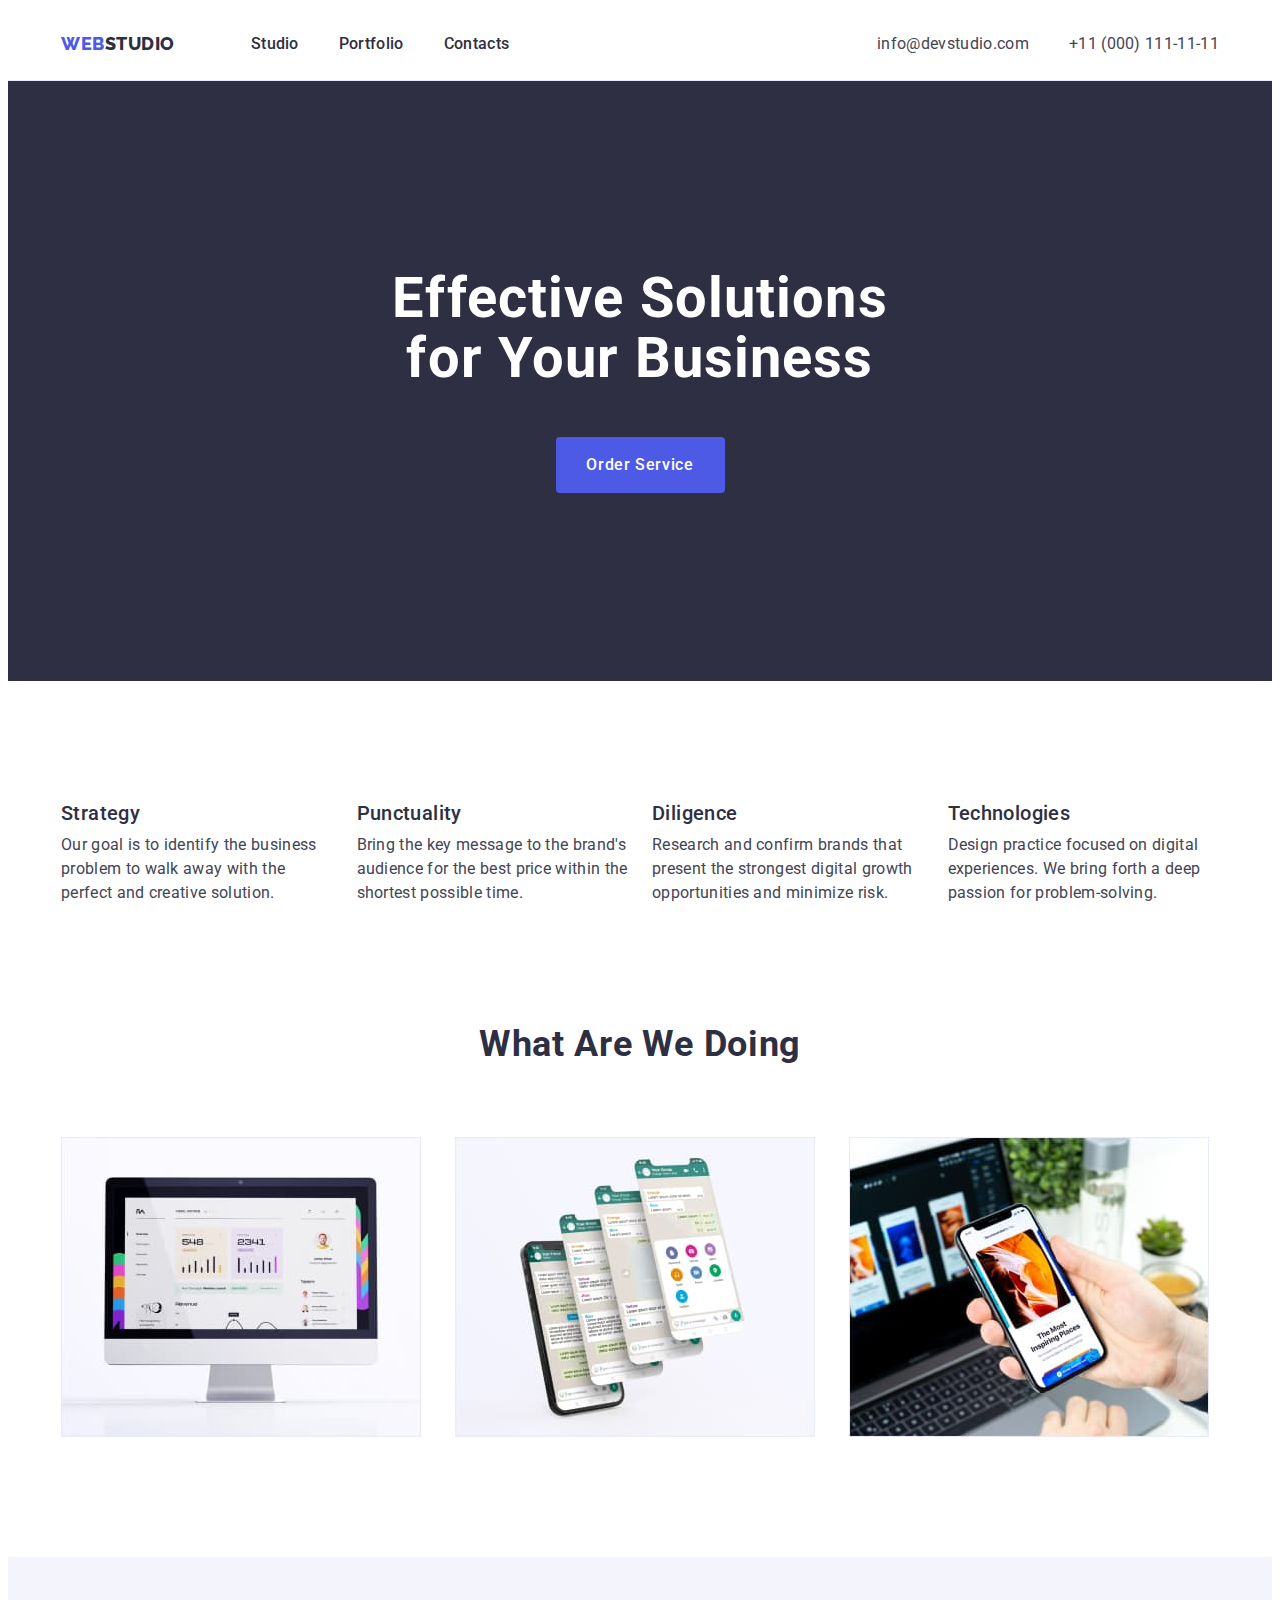
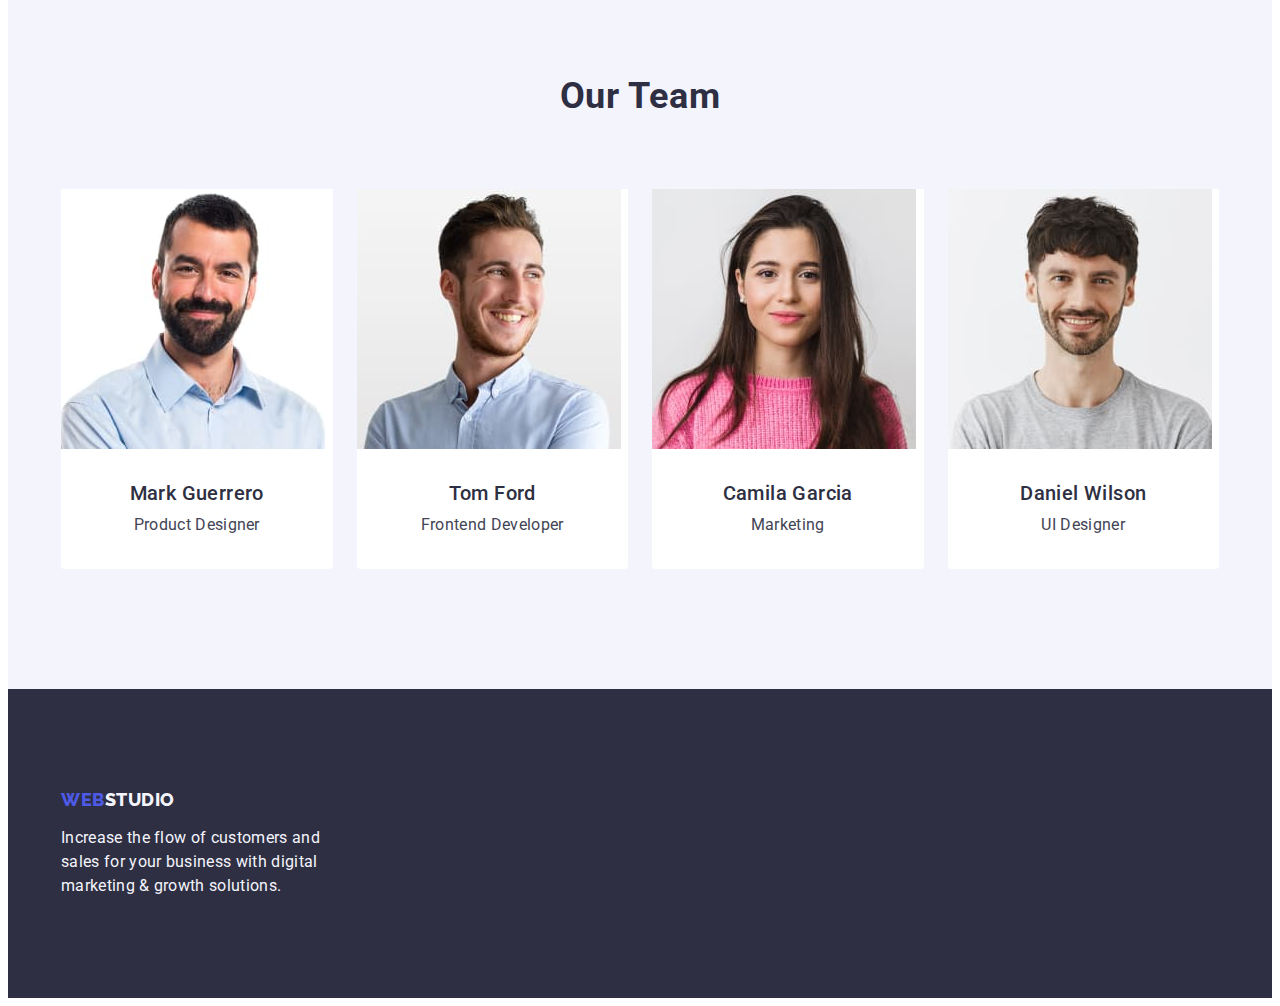
<file: index.html>
<!DOCTYPE html>
<html lang="en">
  <head>
    <meta charset="UTF-8" >
    <meta http-equiv="X-UA-Compatible" content="IE=edge">
    <meta name="viewport" content="width=device-width, initial-scale=1.0">
    <title>WebStudio</title>
    <link rel="preconnect" href="https://fonts.googleapis.com" >
    <link rel="preconnect" href="https://fonts.gstatic.com" crossorigin >
    <link rel="preconnect" href="https://fonts.googleapis.com">
<link rel="preconnect" href="https://fonts.gstatic.com" crossorigin>
<link href="https://fonts.googleapis.com/css2?family=Raleway:wght@800&family=Roboto:wght@400;500;700;900&display=swap" rel="stylesheet">

<link rel="stylesheet" href="https://cdnjs.cloudflare.com/ajax/libs/modern-normalize/2.0.0/modern-normalize.min.css" integrity="sha512-4xo8blKMVCiXpTaLzQSLSw3KFOVPWhm/TRtuPVc4WG6kUgjH6J03IBuG7JZPkcWMxJ5huwaBpOpnwYElP/m6wg==" crossorigin="anonymous" referrerpolicy="no-referrer" />
<link rel="stylesheet" href="./css/styles.css" />
  </head>
  <body>
    <header class="header">
      <div class="container page-header"> 
      <nav class="menu"> 
        <a class="logo link" href="./index.html">Web<span class="span-logo-header">Studio</span></a>
   
        <ul class="list">
          <li><a class="menu-link link" href="./index.html">Studio</a></li>
          <li><a class="menu-link link" href="./portfolio.html">Portfolio</a></li>
          <li><a class="menu-link link" href="">Contacts</a></li>
        </ul>
      
      </nav>
    
     <address class="address-section">
      
        <ul class="list">
        <li> <a class="address-link link" href="mailto:info@devstudio.com">info@devstudio.com</a>
        </li>
        <li> <a class="address-link link" href="tel:+110001111111">+11 (000) 111-11-11</a>
        </li>
      </ul>
    </address>
    </div>
    </header>

    <main>
      <section class="hero-baner section">
        <div class="container hero-baner-wraper"> 
        <h1 class="baner-heading">Effective Solutions
          for Your Business</h1>
        <button class="baner-button">Order Service</button>
        </div>
      </section>

      <section class="section">
     <div class="container"> 
        <h2 class="visually-hidden">Our service</h2>
        <ul class="list service-description-list">
          <li class="service-description-list-item">
            <h3 class="list-header">Strategy</h3>
            <p class="paragraph-text">
              Our goal is to identify the business
problem to walk away with the perfect and creative solution.
            </p>
          </li>
          <li class="service-description-list-item">
            <h3 class="list-header">Punctuality</h3>
            <p class="paragraph-text">
              Bring the key message to the brand's audience for the best price within the shortest possible time.
            </p>
          </li>
          <li class="service-description-list-item">
            <h3 class="list-header">Diligence</h3>
            <p class="paragraph-text">
              Research and confirm brands that present the strongest digital growth opportunities and minimize risk.
            </p>
          </li>
          <li class="service-description-list-item">
            <h3 class="list-header">Technologies</h3>
            <p class="paragraph-text">
              Design practice focused on digital experiences. We bring forth a deep passion for problem-solving.
            </p>
          </li>
        </ul>
        </div>
      </section>

      <section class="section section-what-img">
        <div class="container">
        <h2 class="section-headline">What are we doing</h2>
        <ul class="list service-img-list"> 
          <li class="img-item">
            <img
            src="./images/box_1.jpg"
            alt="Monitor with charts view"
            width="360"
            height="294"
          />
          </li>
          <li class="img-item">   <img
            src="./images/box_2.jpg"
            alt="Mobile aplication chat views"
            width="360"
            height="294"
          />
          </li>
          
          <li class="img-item">
            <img
            src="./images/box_3.jpg"
            alt="Mobile and laptop view of the exemplary website"
            width="360"
            height="294"
          />
          </li>
        </ul>
       </div>
      </section>

      <section class="our-team-section section">
        <div class="container"> 
        <h2 class="section-headline">Our Team</h2>
      
        <ul class="list card-set">
          <li class="team-member-card">
              <img 
                src="./images/product-designer.jpg"
                alt="Man in a blue shirt with short stubble and dark hair"
                width="264"
                height="260"
              />
              <div class="card-footer"> 
                <h3 class="list-header">Mark Guerrero</h3>
                <p class="paragraph-text">Product Designer</p>
              </div>
          </li>

          <li class="team-member-card">
              <img
                src="./images/frontend-developer.jpg"
                alt="Young man in a blue shirt with short stubble"
                width="264"
                height="260"
              />
              <div class="card-footer"> 
                <h3 class="list-header">Tom Ford</h3>
                <p class="paragraph-text">Frontend Developer</p>
              </div>
          </li>

          <li class="team-member-card">
    
              <img
                src="./images/marketing.jpg"
                alt="Young female in a pink sweater and long dark hair"
                width="264"
                height="260"
              />
               <div class="card-footer"> 
                <h3 class="list-header">Camila Garcia</h3>
                <p class="paragraph-text">Marketing</p> </div>
          </li>
      

          <li class="team-member-card">
              <img
                src="./images/ui-designer.jpg"
                alt="Smiling man in a gray shirt with short stubble and dark hair"
                width="264"
                height="260"
              />
               <div class="card-footer"> 
                <h3 class="list-header">Daniel Wilson</h3>
                <p class="paragraph-text">UI Designer</p>
               </div>

          </li>
        </ul>
       </div>
      </section>
    </main>
    <footer class="footer-settings section">
      <div class="container footer-subcontainer"> 
        
      <a class="logo-footer link" href="./index.html">Web<span class="span-logo-footer">Studio</span></a>
    
      <p class="footer-text">Increase the flow of customers and 
        sales for your business with digital 
        marketing & growth solutions. </p>
      
      </div>
    </footer>
  </body>
</html>
</file>
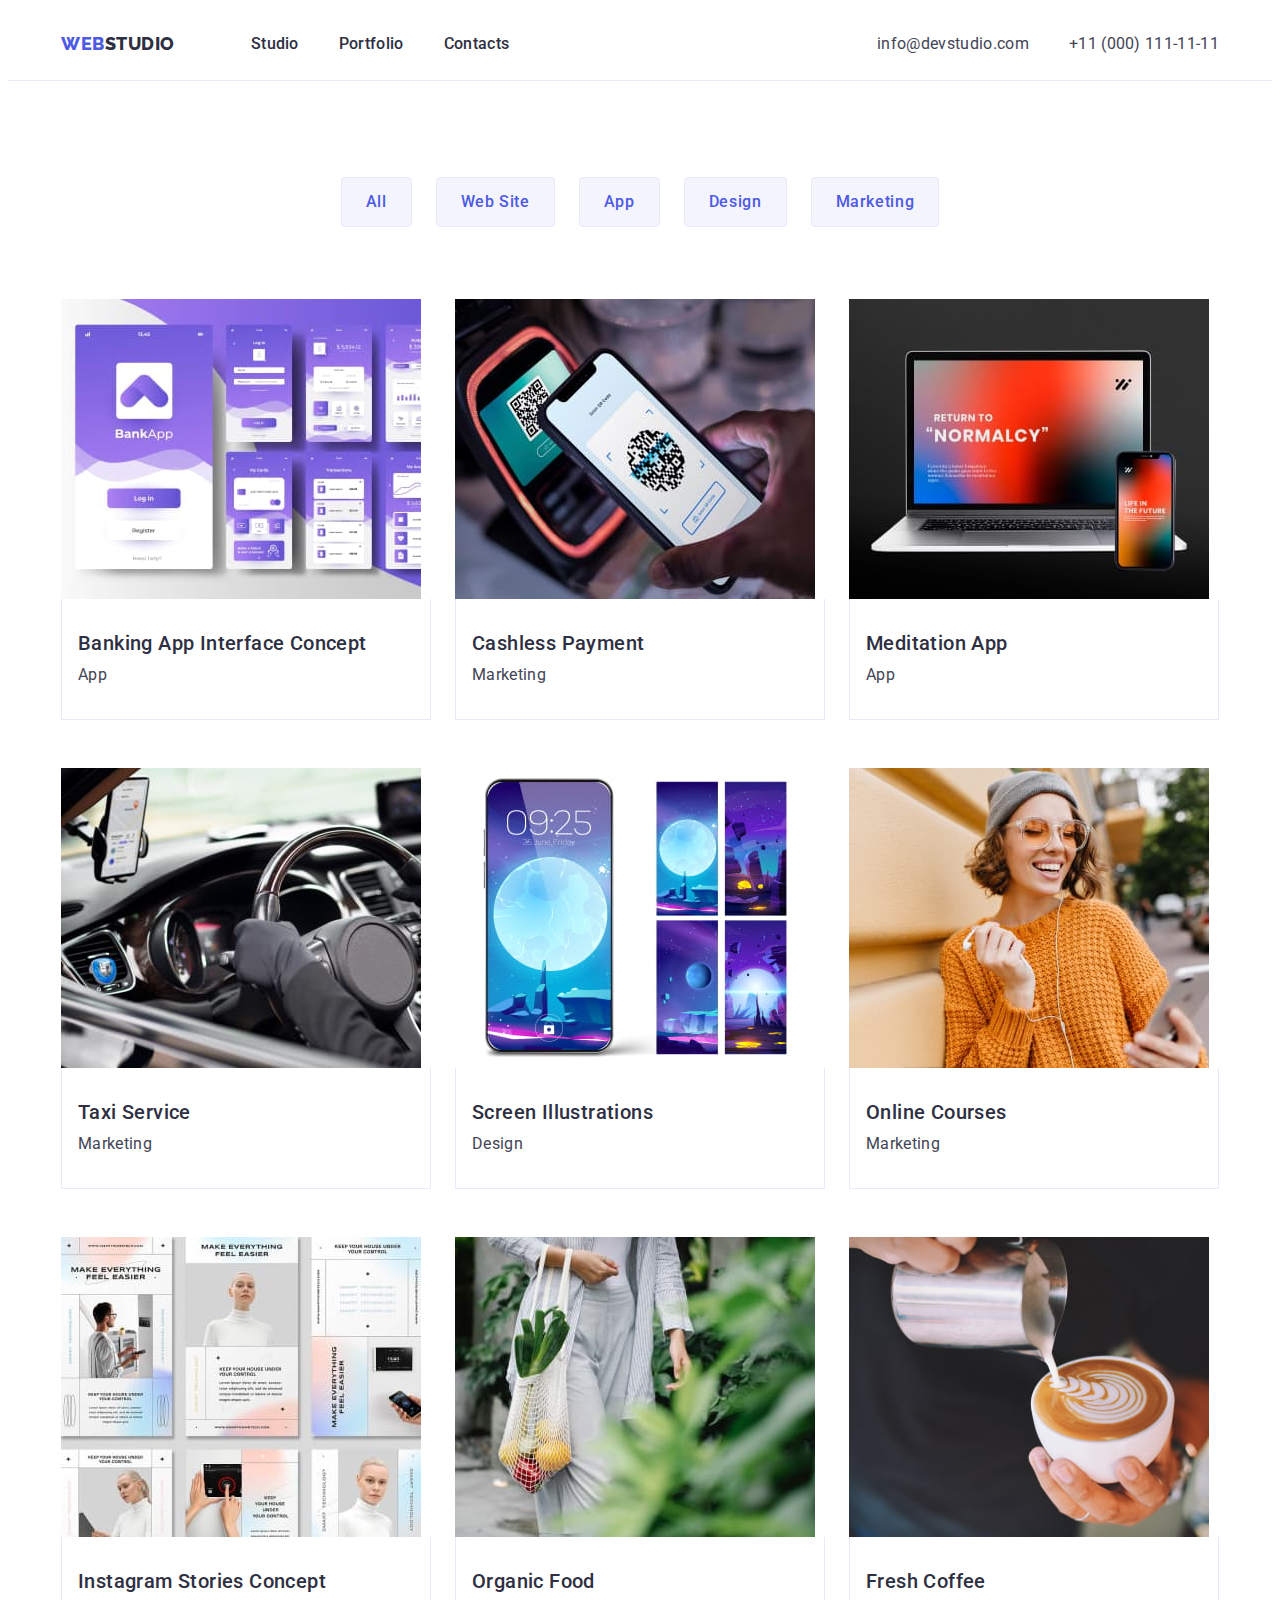
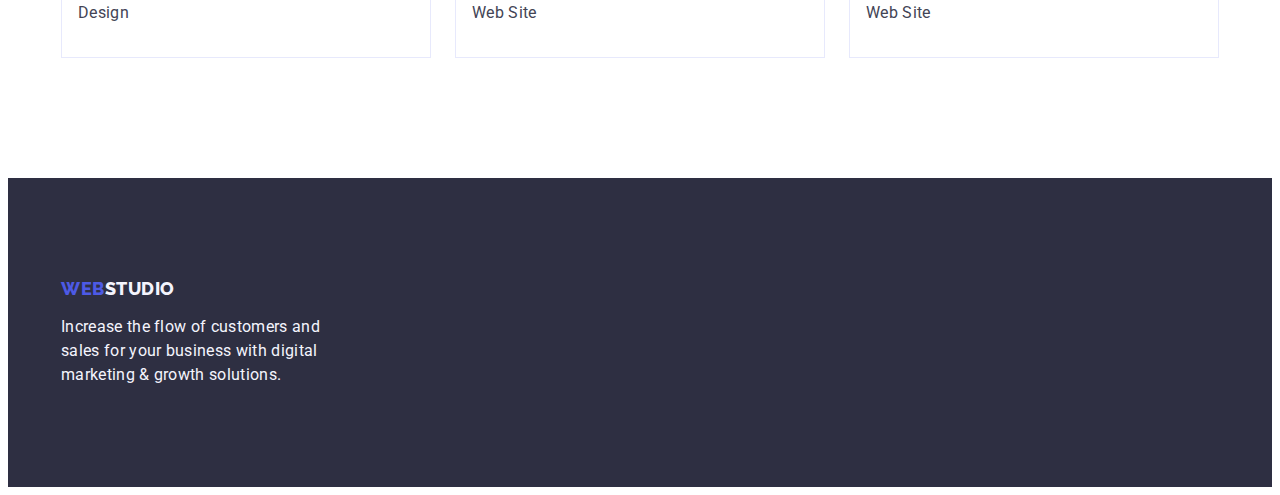
<file: portfolio.html>
<!DOCTYPE html>
<html lang="en">
  <head>
    <meta charset="UTF-8" />
    <meta http-equiv="X-UA-Compatible" content="IE=edge">
    <meta name="viewport" content="width=device-width, initial-scale=1.0">
    <title>WebStudio</title>
    
    <link rel="preconnect" href="https://fonts.googleapis.com">
    <link rel="preconnect" href="https://fonts.gstatic.com" crossorigin>
    <link rel="preconnect" href="https://fonts.googleapis.com">
<link rel="preconnect" href="https://fonts.gstatic.com" crossorigin>
<link href="https://fonts.googleapis.com/css2?family=Raleway:wght@800&family=Roboto:wght@400;500;700;900&display=swap" rel="stylesheet">

<link rel="stylesheet" href="https://cdnjs.cloudflare.com/ajax/libs/modern-normalize/2.0.0/modern-normalize.min.css" integrity="sha512-4xo8blKMVCiXpTaLzQSLSw3KFOVPWhm/TRtuPVc4WG6kUgjH6J03IBuG7JZPkcWMxJ5huwaBpOpnwYElP/m6wg==" crossorigin="anonymous" referrerpolicy="no-referrer" />
<link rel="stylesheet" href="./css/styles.css" />
 </head>

  <body>
    <header class="header">
      <div class="container page-header"> 
      <nav class="menu"> 
        <a class="logo link" href="./index.html">Web<span class="span-logo-header">Studio</span></a>
        <ul class="list">
          <li><a class="menu-link link" href="./index.html">Studio</a></li>
          <li><a class="menu-link link" href="./portfolio.html">Portfolio</a></li>
          <li><a class="menu-link link" href="">Contacts</a></li>
        </ul>
        </nav>

  
      <address class="address-section"> 
        <ul class="list">
        <li><a class="address-link link" href="mailto:info@devstudio.com">info@devstudio.com</a>
        </li>
        <li><a class="address-link link" href="tel:+110001111111">+11 (000) 111-11-11</a>
        </li>
      </ul>
      </address>
     </div>
    </header>

 <main> 
    <section class="portfolio-section">
      <div class="container"> 

        <h1 class="visually-hidden"> H1 headline</h1>
        <ul class="portfolio-filters list">
            <li> <button type="button" class="filter-button">All </button> </li>
            <li> <button type="button" class="filter-button">Web Site</button></li>
            <li> <button type="button" class="filter-button">App</button></li>
            <li> <button type="button" class="filter-button">Design</button></li>
            <li> <button type="button" class="filter-button">Marketing</button></li>
        </ul>
 

      <ul class="list porftolio-results">
        <li class="portfolio-single-card"> 
            <a class="link" href="">
             <img src="./images/banking-app-interfaces-app.jpeg"
            alt="Seven samples of banking application interfaces in a violet and white layouts"
            width="360"
            height="300">
            <div class="card-footer-wraper"> 
             <h2 class="project-headline">Banking App Interface Concept</h2>
             <p class="project-category">App</p>
            </div>
           </a>
        </li> 
        <li class="portfolio-single-card"> 
            <a class="link" href="">
             <img src="./images/cashless-payment-marketing.jpeg"
            alt="Mobile phone scanning the QR code from the terminal for cashless payment"
            width="360"
            height="300">
            <div class="card-footer-wraper"> 
             <h2 class="project-headline">Cashless Payment</h2>
             <p class="project-category">Marketing</p>
            </div>
            </a>
        </li>
        <li class="portfolio-single-card">
           <a class="link" href="">
             <img src="./images/meditation-app-app.jpeg"
            alt="An open laptop and a phone displaying a blurry red, blue and black background. The words Return to normalcy are displayed on the laptop, and Life in the future displayed on the phone"
            width="360"
            height="300">
            <div class="card-footer-wraper"> 
             <h2 class="project-headline">Meditation App</h2>
             <p class="project-category">App</p>
            </div>
            </a>
        </li>
        
        <li class="portfolio-single-card">
            <a class="link" href=""> 
             <img src="./images/taxi-service-marketing.jpeg"
            alt="View of a driver's hand in a black glove on the steering wheel, part of the dashboard and a mobile phone on a holder attached to the car window"
            width="360"
            height="300">
            <div class="card-footer-wraper"> 
             <h2 class="project-headline">Taxi Service</h2>
             <p class="project-category">Marketing</p>
            </div>
            </a>
        </li>
        
        <li class="portfolio-single-card">
            <a class="link" href=""> 
             <img src="./images/screen-illustrations-design.jpeg"
            alt="Five futuristic graphics for mobile phones with the main motif of a round, bright planet, sky and rock formations in blue and violet colors"
            width="360"
            height="300">
            <div class="card-footer-wraper"> 
             <h2 class="project-headline">Screen Illustrations</h2>
             <p class="project-category">Design</p>
             </div>
            
            </a>
        </li>
        
        <li class="portfolio-single-card">
            <a class="link" href=""> 
             <img src="./images/online-courses-marketing.jpeg"
            alt="A smiling young woman with wavy light brown hair, wearing sunglasses, a hat and an orange sweater, standing on the street with headphones and looking at her phone"
            width="360"
            height="300">
            <div class="card-footer-wraper"> 
             <h2 class="project-headline">Online Courses</h2>
             <p class="project-category">Marketing</p>
            </div>
            </a>
        </li>
        
        <li class="portfolio-single-card">
            <a class="link" href=""> 
             <img src="./images/instagram-stories-design.jpeg"
            alt="
            Six graphics advertising smart technology solutions for the home and presenting people and devices"
            width="360"
            height="300">
            <div class="card-footer-wraper"> 
             <h2 class="project-headline">Instagram Stories Concept</h2>
             <p class="project-category">Design</p>
            </div>
             </a>
        </li>
        
        
        <li class="portfolio-single-card">
            <a class="link" href=""> 
             <img src="./images/organic-food-website.jpeg"
            alt="A woman on the street carrying a mesh bag with fruits and vegetables"
            width="360"
            height="300">
            <div class="card-footer-wraper"> 
             <h2 class="project-headline">Organic Food</h2>
             <p class="project-category">Web Site</p>
            </div>
            </a>
        </li>
        
        <li class="portfolio-single-card">
            <a class="link"> 
             <img src="./images/fresh-coffee-website.jpeg"
            alt="Man pouring milk from a steel jug into a white cup of coffee"
            width="360"
            height="300"> 
            <div class="card-footer-wraper"> 
             <h2 class="project-headline">Fresh Coffee</h2>
             <p class="project-category">Web Site</p>
            </div>
            </a>
        </li>
       </ul>
      </div>
     </section>
   </main>

  <footer class="footer-settings">
    <div class="container"> 
        <!--<div class="footer-subcontainer">--> 
    <a class="logo-footer link" href="./index.html">Web<span class="span-logo-footer">Studio</span></a>
    <p class="footer-text">Increase the flow of customers and 
      sales for your business with digital 
      marketing & growth solutions. </p>
        <!--</div>-->
    </div>
  </footer>
</body>
</html>
</file>
<file: css/styles.css>
body {color: var(--body-text-color);
  background-color: var(--main-background);
  font-family: "Roboto", sans-serif;}

  :root {
    --light-brand-color: #4D5AE5;
    --dark-brand-color: #2E2F42;
    --body-text-color: #434455;
    --main-background: #ffffff;
    --secondary-background: #F4F4FD; 
    --light-accent: #E7E9FC;
    --pressed-state-color: #404BBF;}

h1,
h2,
h3,
h4,
h5,
h6,
p {
  margin: 0;
}

img {
  display: block;
  max-width: 100%;
  height: auto;
}

button {
  cursor: pointer;
  border: none;
  border-radius: 4px;
}
.container {width: 1158px;
  margin: 0 auto;
  padding: 0 15px;
}
.section {padding-top: 120px;
padding-bottom: 120px;}

.section-what-img {padding-top: 0;}

.header {border-bottom: 1px solid #E7E9FC;
padding: 24px 0;}

.page-header {display: flex;
  align-items: center ;
}

  .logo {font-family: "Raleway", sans-serif;
  font-weight: 800;
font-size: 18px;
line-height: 1.17;
letter-spacing: 0.03em;
text-transform: uppercase;
color: var(--light-brand-color);
margin-right: 76px;
}

.link {text-decoration: none;}
.portfolio-section {padding-top: 96px;
  padding-bottom: 120px;}

.span-logo-header {color: var(--dark-brand-color);}


  .menu {text-decoration: none;
  color: var(--dark-brand-color);
display: flex;
align-items: center;}

/*.menu-wraper li {margin-left:40px;
}*/

  .list {list-style: none;
  margin: 0;
  padding-left: 0;
  display: flex;
  gap: 40px;
 
}

.menu-link {font-weight: 500; 
  font-size: 16px; 
  line-height: 1.5; 
  letter-spacing: 0.02em; 
  color: var(--dark-brand-color);
  padding-top: 24px;
  padding-bottom: 24px;
}

  .menu-link:hover,
  .menu-link:focus {color: var(--pressed-state-color);}


/*.link:hover,
.link:focus {color: var(--pressed-state-color);}*/

.address-section {font-style: normal;
margin-left: auto;}
.address-list {list-style: none;}

.address-link {font-size: 16px; 
  line-height: 1.5; 
  letter-spacing: 0.02em; 
  color: var(--body-text-color);
  margin-right: 0px;
}

.link {text-decoration: none;}

.address-link:hover, 
.address-link:focus {color: var(--pressed-state-color);} 

 .hero-baner {background-color: var(--dark-brand-color);
    color: var(--main-background);
  padding-top: 188px;
padding-bottom: 188px;
text-align: center;}

/*.hero-baner-wraper {
display: flex;
flex-direction: column;
align-items: center;
mentor odradza;
}*/

  .baner-heading {font-size: 56px;
  line-height: 1.07;
  letter-spacing: 0.02em;
text-align: center;
color: #ffffff;
 max-width: 496px;
 margin: 0 auto;
margin-bottom: 48px;
}

  .baner-button {background-color: var(--light-brand-color); 
    color: #ffffff;
   cursor: pointer;
  font-family: "Roboto", sans-serif;
display: block;
font-size: 16px;
font-weight: 500;
line-height: 1.5;
letter-spacing: 0.04em;
min-width: 169px;
padding-top: 16px;
padding-bottom: 16px;
height: 56px;
margin: 0 auto;

}

.baner-button:hover, 
.baner-button:focus {background-color: var(--pressed-state-color);}

.visually-hidden {
    position: absolute;
    width: 1px;
    height: 1px;
    margin: -1px;
    border: 0;
    padding: 0;
    white-space: nowrap;
    clip-path: inset(100%);
    clip: rect(0 0 0 0);
    overflow: hidden;
  }

.service-description-list {
  display: flex;
  gap: 24px;
}
.service-description-list-item {
  flex-basis: calc((100% - 72px) /4);}

  .list-header {color: var(--dark-brand-color); 
    font-weight: 500; 
    font-size: 20px; 
    line-height: 1.2; 
    letter-spacing: 0.02em;
    margin-bottom: 8px;
  }

  .paragraph-text {color: var(--body-text-color); 
    font-size: 16px; 
    line-height: 1.5; 
    letter-spacing: 0.02em;}

.section-headline {font-size: 36px; 
  line-height: 1.11; 
  text-align: center;
  letter-spacing: 0.02em; 
  text-transform: capitalize; 
  color: var(--dark-brand-color);
  margin-bottom: 72px;
}

 .service-img-list {display: flex;
gap: 24px;
}

.img-item {flex-basis: calc((100% - 48px ) / 3);}
.our-team-section {background-color: var(--secondary-background);}

.card-set {
 align-items: center;
  gap:24px;
}
 

.team-member-card {background-color: var(--main-background);
  display: flex;
  flex-direction: column;
  flex-basis: calc((100% - 72px) / 4);
  border-bottom-left-radius: 4px;
  border-bottom-right-radius: 4px;

}

.card-footer {
text-align: center;
padding-top: 32px;
padding-bottom: 32px;
}


  .team-member-name {color: var(--dark-brand-color); font-weight: 500; font-size: 20px; line-height: 1.2; letter-spacing:0.02em;}

  .team-member-role {color: var(--body-text-color); font-size: 16px; line-height: 1.5; letter-spacing: 0.02em;}
 
  
.footer-settings {background-color: var(--dark-brand-color);
padding: 100px 0;}

.logo-footer {font-family: "Raleway", sans-serif;
font-weight: 800;
font-size: 18px;
line-height: 1.17;
letter-spacing: 0.03em;
text-transform: uppercase;
color: var(--light-brand-color);
margin-bottom: 16px;
display: inline-block;}


.span-logo-footer {color: var(--secondary-background);}


.footer-subcontainer {
  /*display: flex; - na razie niepotrzebne */
  flex-direction: column;
}



.footer-text {color: var(--secondary-background); 
font-size: 16px;
line-height: 1.5; 
letter-spacing: 0.02em;
max-width: 264px;
}


.portfolio-filters {list-style: none;
display: flex;
justify-content: center;
gap: 24px;
margin-bottom: 72px;
}

.porftolio-results {display: flex;
flex-wrap: wrap;
row-gap: 48px;
column-gap: 24px;
}

.portfolio-single-card {
  flex-basis: calc((100% - 48px) / 3); 
}

.card-footer-wraper {border-left: 1px solid #E7E9FC;
  border-bottom: 1px solid #E7E9FC;
border-right: 1px solid #E7E9FC;
border-top: none;
padding: 32px 16px;}

.filter-button {font-family: "Roboto", sans-serif;
font-weight: 500;
font-size: 16px;
line-height: 1.5;
letter-spacing: 0.04em;
color: var(--light-brand-color);
background-color: var(--secondary-background);
padding: 12px 24px;
border: 1px solid var(--light-accent);}


.filter-button:hover, 
.filter-button:focus {color: var(--main-background); 
  background-color: var(--pressed-state-color); 
  border-color: transparent;
  cursor: pointer;}

/*button {color: var(--light-brand-color); background-color: var(--secondary-background); border: color: var(--light-accent);}*/

/*button:hover, button:focus {color: var(--main-background); background-color:  var(--pressed-state-color); cursor: pointer;}*/


.project-headline {color: var(--dark-brand-color); 
  font-size: 20px; 
  font-weight: 500; 
  line-height: 1.2; 
  letter-spacing: 0.02em;
 margin-bottom: 8px;
}


.project-category {color: var(--body-text-color); 
  font-size: 16px; 
  line-height: 1.5; 
  letter-spacing: 0.02em;
}
</file>
